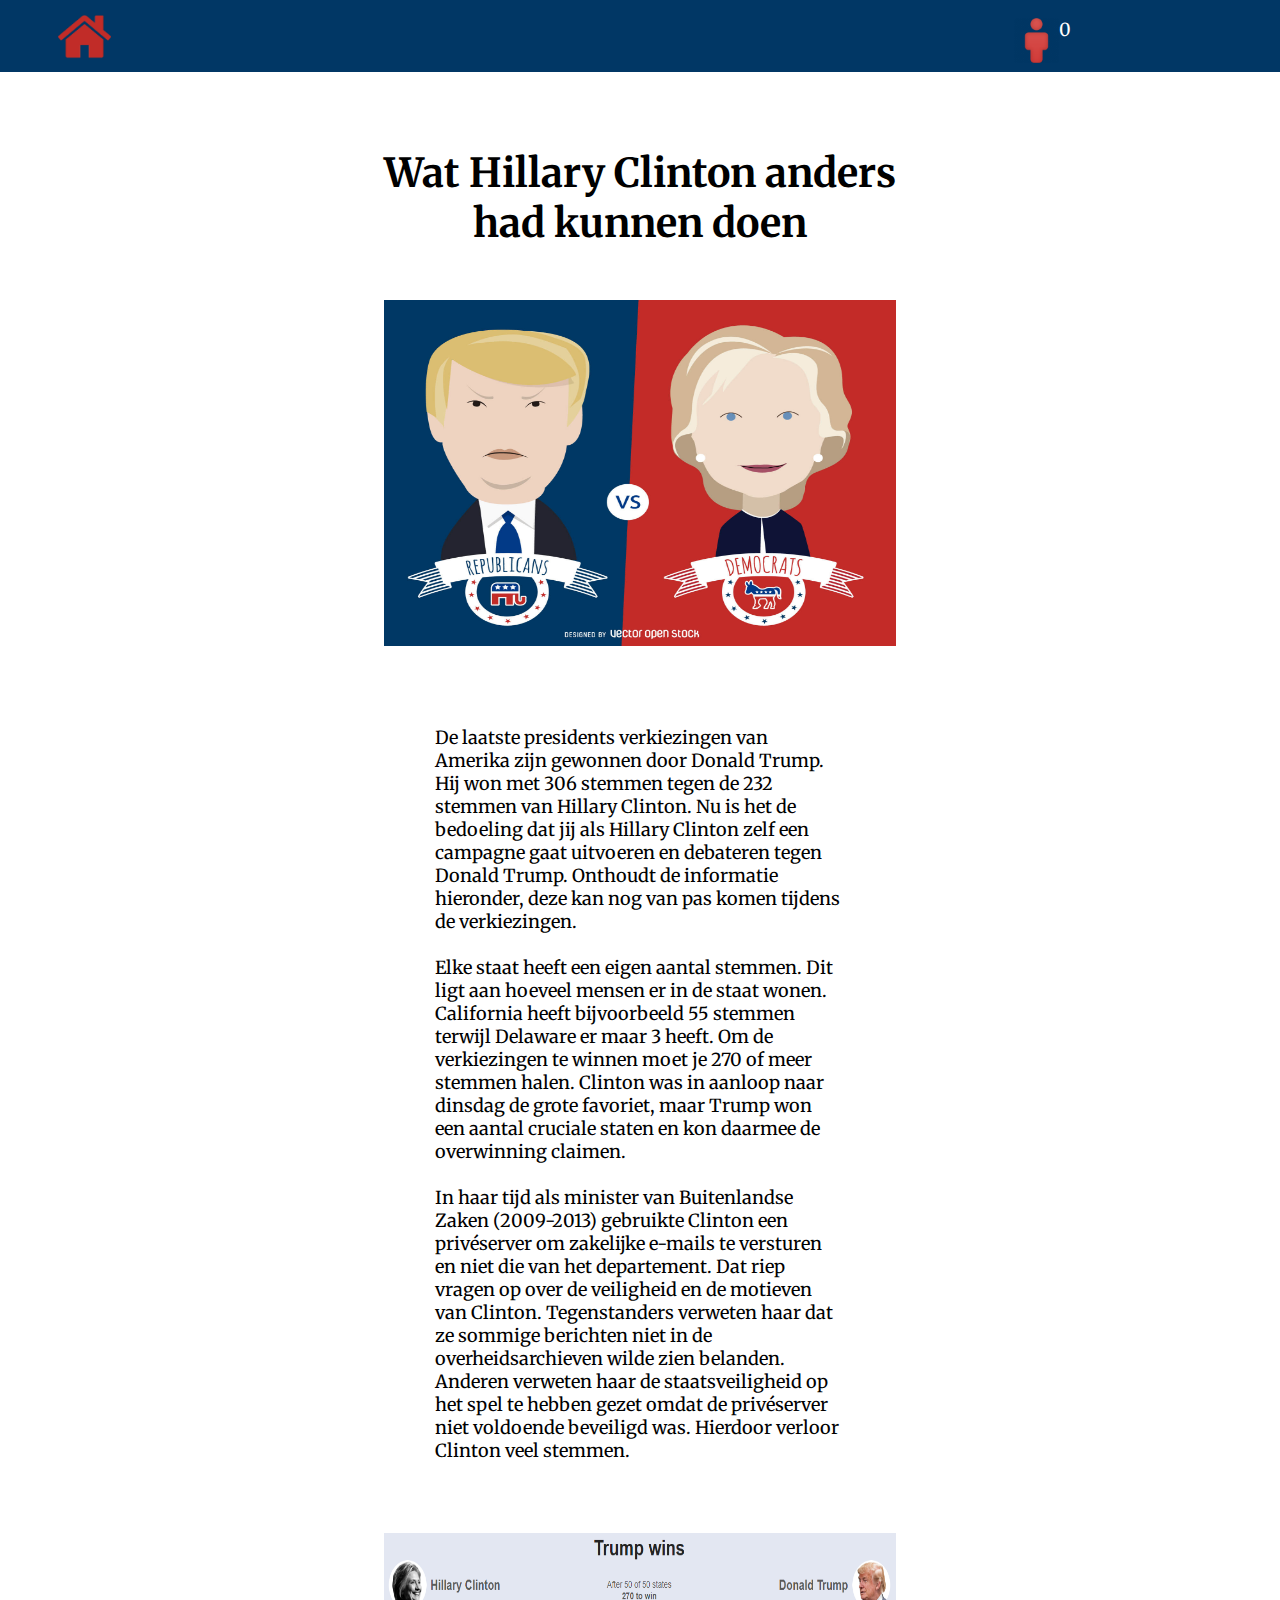
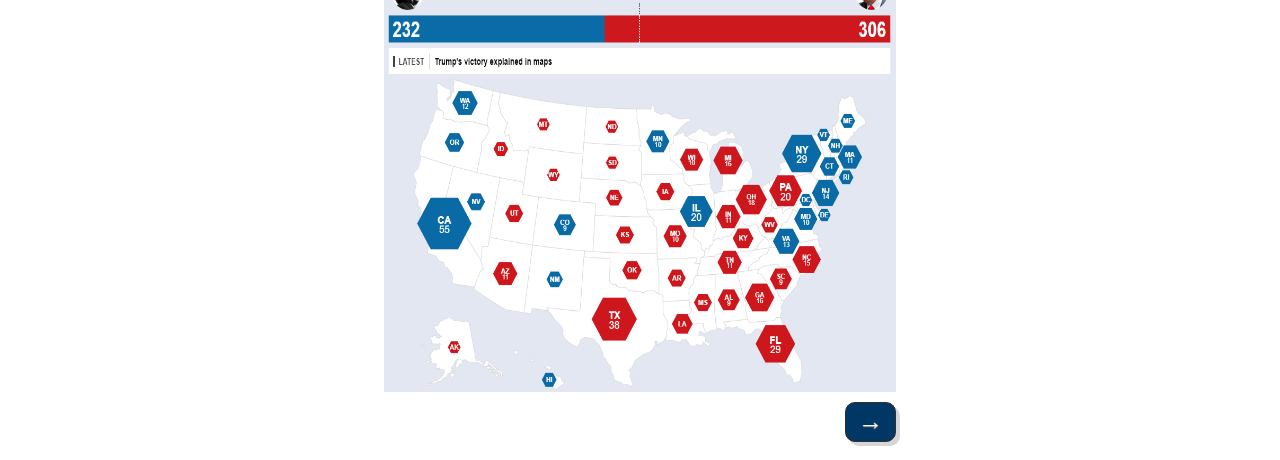
<file: index.html>
<!DOCTYPE html>
<html lang="en">
<head>
  <meta charset="UTF-8">
  <meta name="viewport" content="width=device-width, initial-scale=1.0">
  <meta http-equiv="X-UA-Compatible" content="ie=edge">
  <link rel="stylesheet" href="css/main.min.css">
  <script type="text/javascript" src="js/main.min.js"></script>
  <link href="https://fonts.googleapis.com/css?family=Merriweather&display=swap" rel="stylesheet">
  <title>Schoolproject</title>
</head>

<body>
  <nav class="navbar">
    <ul class="navbar__list">
      <li class="navbar__list__home">
        <img src="img/home.png" alt="" class = "navbar__list__home__img" id="home--js">
      </li>
      <li class="navbar__list__volger">
          <img src="img/redperson.png" alt="" class="navbar__list__volger__img">
          <p class="navbar__list__volger__volgers">0</p>
      </li>
    </ul>
  </nav>

  <div class="body">
    <div class="body__h1">
      <h1>Wat Hillary Clinton anders had kunnen doen</h1>
    </div>
    <div class="body__imageStartscherm">
      <img src="img/Clinton&Trump.jpg" alt="" class="body__imageStartscherm__img">
    </div>
    <div class="body__tekst">
      <p>De laatste presidents verkiezingen van Amerika zijn gewonnen door Donald Trump. Hij won met 306 stemmen tegen de 232 stemmen van Hillary Clinton.
        Nu is het de bedoeling dat jij als Hillary Clinton zelf een campagne gaat uitvoeren en debateren tegen Donald Trump. Onthoudt de informatie hieronder, deze kan nog van pas komen tijdens de verkiezingen.
        <br><br>Elke staat heeft een eigen aantal stemmen.
        Dit ligt aan hoeveel mensen er in de staat wonen. California heeft bijvoorbeeld 55 stemmen terwijl Delaware er maar 3 heeft.
        Om de verkiezingen te winnen moet je 270 of meer stemmen halen. Clinton was in aanloop naar dinsdag de grote favoriet, maar
        Trump won een aantal cruciale staten en kon daarmee de overwinning claimen.<br><br> In haar tijd als minister van Buitenlandse
        Zaken (2009-2013) gebruikte Clinton een privéserver om zakelijke e-mails te versturen en niet die van het departement.
        Dat riep vragen op over de veiligheid en de motieven van Clinton.
        Tegenstanders verweten haar dat ze sommige berichten niet in de overheidsarchieven wilde zien belanden.
        Anderen verweten haar de staatsveiligheid op het spel te hebben gezet omdat de privéserver niet voldoende beveiligd was.
        Hierdoor verloor Clinton veel stemmen.
</p>
    </div>
    <div class="body__imageResult2">
      <img src="img/result2.png" alt="" class="body__imageResult2__img2">
    </div>
    <div class="body__imageResult">
      <img src="img/result.png" alt="" class="body__imageResult__img">
    </div>
    <div class="body__nextButton">
      <button class="nextButton" id="nextButton--js">&#8594;</button>
    </div>
  </div>


</body>
</html>
</file>
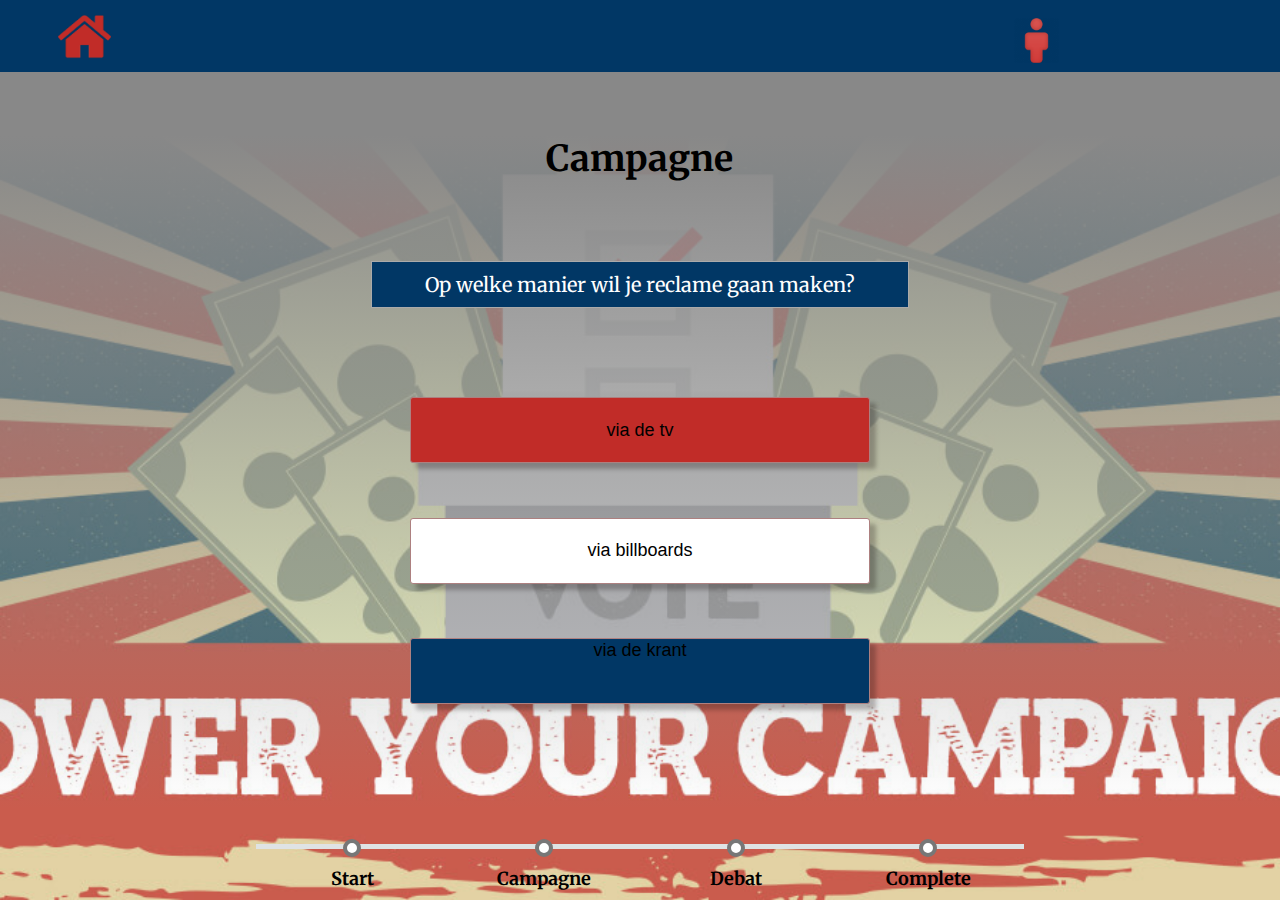
<file: campagne.html>
<!DOCTYPE html>
<html lang="en">
<head>
  <meta charset="UTF-8">
  <meta name="viewport" content="width=device-width, initial-scale=1.0">
  <meta http-equiv="X-UA-Compatible" content="ie=edge">
  <link rel="stylesheet" href="css/main.min.css">
  <script type="text/javascript" src="js/main.min.js"></script>
  <link href="https://fonts.googleapis.com/css?family=Merriweather&display=swap" rel="stylesheet">
  <title>Schoolproject</title>
</head>
<body>
  <div class="campagne__background">
  <nav class="navbar">
    <ul class="navbar__list">
      <li class="navbar__list__home">
        <img src="img/home.png" alt="" class = "navbar__list__home__img" id="home--js">
      </li>
      <li class="navbar__list__volger">
          <img src="img/redperson.png" alt="" class="navbar__list__volger__img">
          <p id="js--volgers" class="navbar__list__volger__volgers"></p>
      </li>
    </ul>
  </nav>
    <div class="campagne">
      <div class="campagne__votes">
        <div class="votesErbij">
          <p id="votes--js"></p>
        </div>
      </div>
      <div class="campagne__titel">
        <p>Campagne</p>
      </div>
      <div class="campagne__vragen">
        <div class="campagne__vragen__vraag">
          <p id="vraag--js"></p>
        </div>
      </div>
      <div class="campagne__antwoorden" id="antwoorden--js">
        <button class="campagne__antwoorden__antwoord1" id="optie1--js"></button>
        <button class="campagne__antwoorden__antwoord2" id="optie2--js"></button>
        <button class="campagne__antwoorden__antwoord3" id="optie3--js"></button>
      </div>
      <div class="campagne__nextButton">
        <div class="body__nextButton">
          <button class="nextButton" id="nextButton--js" style="display: none;">&#8594;</button>
        </div>
      </div>
    <div class="campagne__progress">
      <div class="progress">
        <div class="progress-track"></div>
        <div id="step1" class="progress-step">
          Start
        </div>
        <div id="step2" class="progress-step">
          Campagne
        </div>
        <div id="step3" class="progress-step">
          Debat
        </div>
        <div id="step4" class="progress-step">
          Complete
        </div>
      </div>
  </div>
  </div>
  </div>
</body>
</html>
</file>
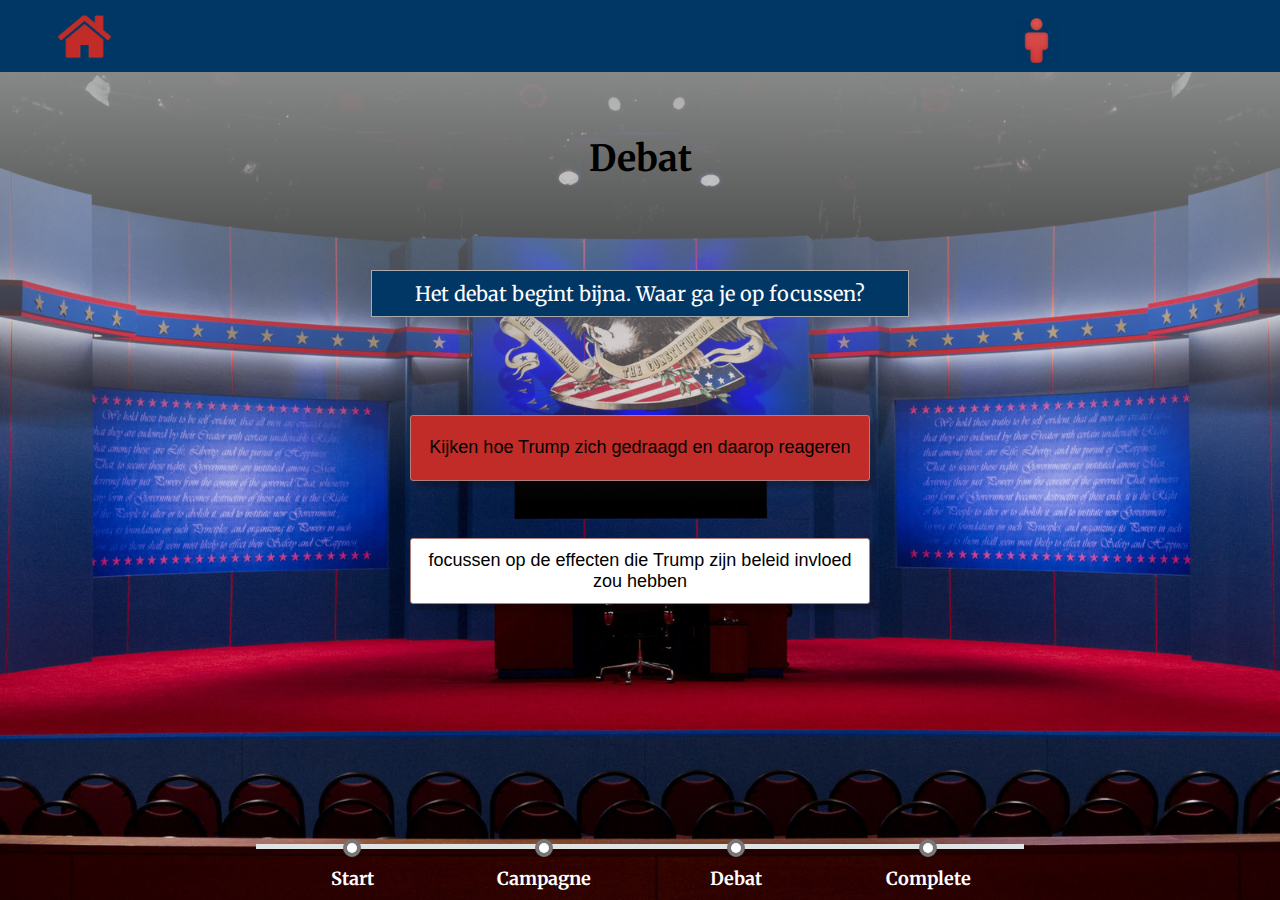
<file: debat.html>
<!DOCTYPE html>
<html lang="en">
<head>
  <meta charset="UTF-8">
  <meta name="viewport" content="width=device-width, initial-scale=1.0">
  <meta http-equiv="X-UA-Compatible" content="ie=edge">
  <link rel="stylesheet" href="css/main.min.css">
  <script type="text/javascript" src="js/main.min.js"></script>
  <link href="https://fonts.googleapis.com/css?family=Merriweather&display=swap" rel="stylesheet">
  <title>Schoolproject</title>
</head>
<body>
  <div class="debat__background">
  <nav class="navbar">
    <ul class="navbar__list">
      <li class="navbar__list__home">
        <img src="img/home.png" alt="" class = "navbar__list__home__img" id="home--js">
      </li>
      <li class="navbar__list__volger">
          <img src="img/redperson.png" alt="" class="navbar__list__volger__img">
          <p id="js--volgers" class="navbar__list__volger__volgers"></p>
      </li>
    </ul>
  </nav>
    <div class="debat">
      <div class="debat__votes">
        <div class="votesErbij">
          <p id="votes--js"></p>
        </div>
      </div>
      <div class="debat__titel">
        <p>Debat</p>
      </div>
      <div class="debat__vragen">
        <div class="debat__vragen__vraag">
          <p id="vraag--js"></p>
        </div>
      </div>
      <div class="campagne__antwoorden" id="antwoorden--js">
        <button class="campagne__antwoorden__antwoord1" id="optie1--js"></button>
        <button class="campagne__antwoorden__antwoord2" id="optie2--js"></button>
        <button class="campagne__antwoorden__antwoord3" id="optie3--js"></button>
      </div>
      <div class="debat__nextButton">
        <div class="body__nextButton">
          <button class="nextButton" id="nextButton--js" style="display: none;">&#8594;</button>
        </div>
      </div>
    <div class="debat__progress">
      <div class="progress">
        <div class="progress-track"></div>
        <div id="step1" class="progress-step">
          Start
        </div>
        <div id="step2" class="progress-step">
          Campagne
        </div>
        <div id="step3" class="progress-step">
          Debat
        </div>
        <div id="step4" class="progress-step">
          Complete
        </div>
      </div>
  </div>
  </div>
  </div>
</body>
</html>
</file>
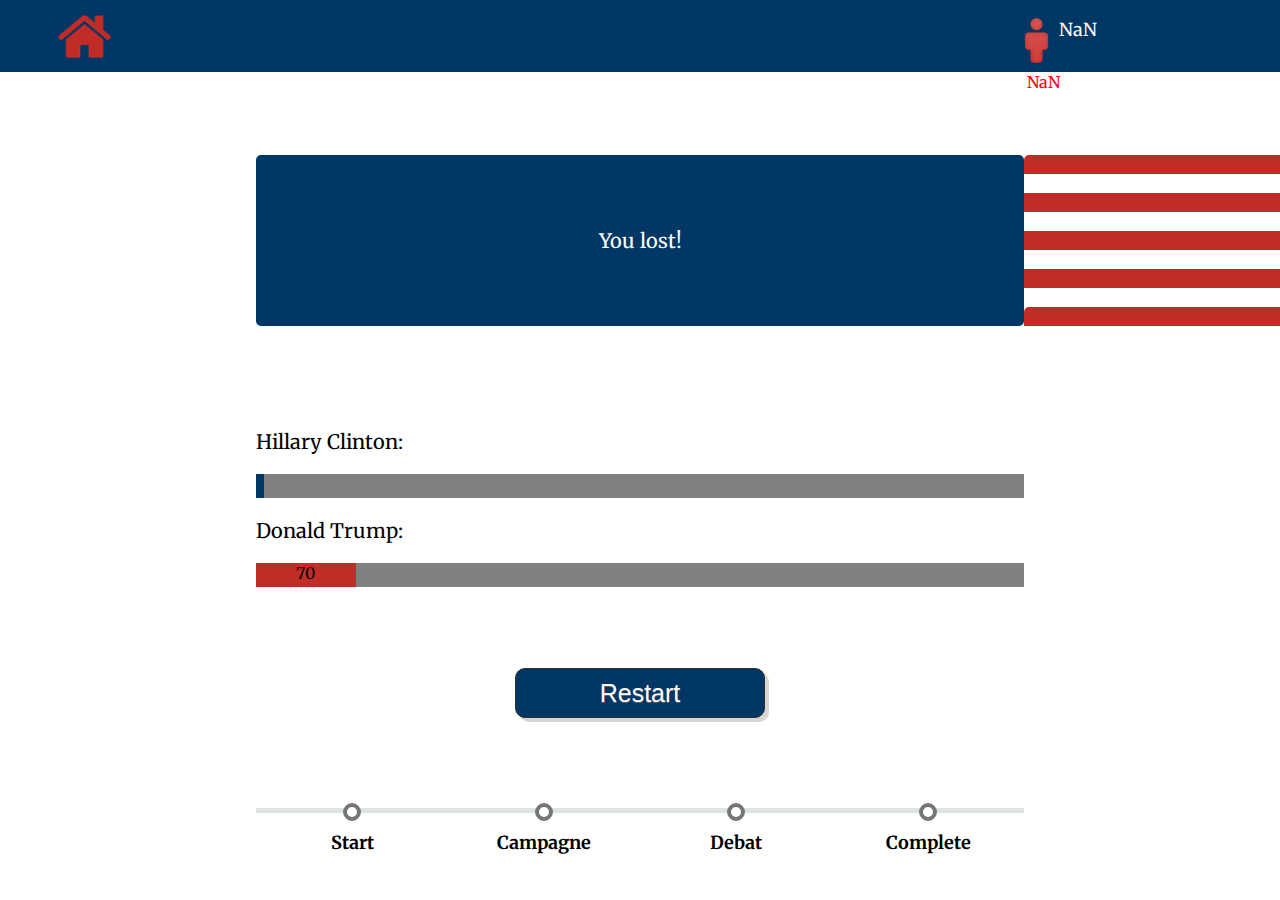
<file: result.html>
<!DOCTYPE html>
<html lang="en">
<head>
  <meta charset="UTF-8">
  <meta name="viewport" content="width=device-width, initial-scale=1.0">
  <meta http-equiv="X-UA-Compatible" content="ie=edge">
  <link rel="stylesheet" href="css/main.min.css">
  <script type="text/javascript" src="js/main.min.js"></script>
  <link href="https://fonts.googleapis.com/css?family=Merriweather&display=swap" rel="stylesheet">
  <title>Schoolproject</title>
</head>

<body>
  <nav class="navbar">
    <ul class="navbar__list">
      <li class="navbar__list__home">
        <img src="img/home.png" alt="" class = "navbar__list__home__img" id="home--js">
      </li>
      <li class="navbar__list__volger">
          <img src="img/redperson.png" alt="" class="navbar__list__volger__img">
          <p id="js--volgers" class="navbar__list__volger__volgers"></p>
      </li>
    </ul>
  </nav>

  <div class="result">
    <div class="result__votes">
      <div class="votesErbij">
        <p id="votes--js"></p>
      </div>
    </div>
    <div class="result__tekstveld">
        <p class="result__tekstveld__tekst" id="resultTekst--js"></p>
    </div>
    <div class="result__vlag">
       <div class="result__vlag__item1"></div>
       <div class="result__vlag__item2"></div>
       <div class="result__vlag__item3"></div>
       <div class="result__vlag__item4"></div>
       <div class="result__vlag__item5"></div>
       <div class="result__vlag__item6"></div>
       <div class="result__vlag__item7"></div>
       <div class="result__vlag__item8"></div>
       <div class="result__vlag__item9"></div>
    </div>
    <div class="result__votebars">
      <p class="result__votebars__hillary__tekst">Hillary Clinton:</p>
      <div class="result__votebars__hillary">
        <div class="result__votebars__hillary__bar" id="hillarybar--js"></div>
      </div>
      <p class="result__votebars__trump__tekst">Donald Trump:</p>
      <div class="result__votebars__trump">
        <div class="result__votebars__trump__bar" id="trumpbar--js"></div>
      </div>
    </div>
    <div class="result__nextButton">
      <button class="nextButton" id="nextButton--js" onclick="location.href='index.html'">Restart</button>
    </div>
  <div class="result__progress">
  <div class="progress">
    <div class="progress-track"></div>
      <div id="step1" class="progress-step">
        Start
      </div>
      <div id="step2" class="progress-step">
        Campagne
      </div>
      <div id="step3" class="progress-step">
        Debat
      </div>
      <div id="step4" class="progress-step">
        Complete
      </div>
  </div>
  </div>
  </div>
</body>
</html>
</file>
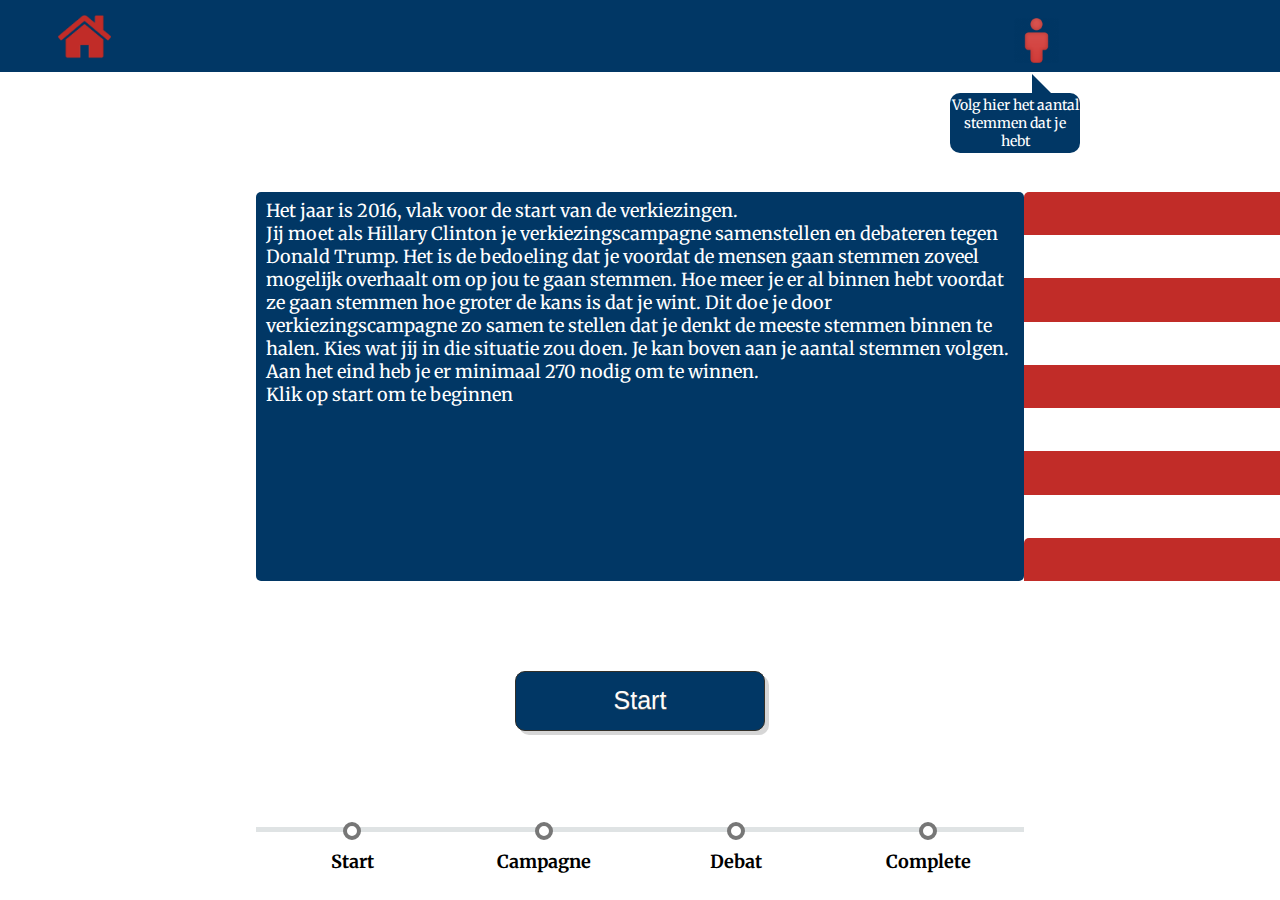
<file: uitleg.html>
<!DOCTYPE html>
<html lang="en">
<head>
  <meta charset="UTF-8">
  <meta name="viewport" content="width=device-width, initial-scale=1.0">
  <meta http-equiv="X-UA-Compatible" content="ie=edge">
  <link rel="stylesheet" href="css/main.min.css">
  <script type="text/javascript" src="js/main.min.js"></script>
  <link href="https://fonts.googleapis.com/css?family=Merriweather&display=swap" rel="stylesheet">
  <title>Schoolproject</title>
</head>

<body>
  <nav class="navbar">
    <ul class="navbar__list">
      <li class="navbar__list__home">
        <img src="img/home.png" alt="" class = "navbar__list__home__img" id="home--js">
      </li>
      <li class="navbar__list__volger">
          <img src="img/redperson.png" alt="" class="navbar__list__volger__img">
          <p id="js--volgers" class="navbar__list__volger__volgers"></p>
      </li>
    </ul>
  </nav>

  <div class="uitleg">
    <div class="uitleg__popupcontainer">
      <div class="uitleg__popup">
        <p>Volg hier het aantal stemmen dat je hebt</p>
      </div>
    </div>
    <div class="uitleg__tekstveld">
        <p class="uitleg__tekstveld__tekst">Het jaar is 2016, vlak voor de start van de verkiezingen. <br>
          Jij moet als Hillary Clinton je verkiezingscampagne samenstellen en debateren tegen Donald Trump.
          Het is de bedoeling dat je voordat de mensen gaan stemmen zoveel mogelijk overhaalt om op jou te gaan stemmen.
          Hoe meer je er al binnen hebt voordat ze gaan stemmen hoe groter de kans is dat je wint.
          Dit doe je door verkiezingscampagne zo samen te stellen dat je denkt de meeste stemmen binnen te halen. Kies wat jij in die situatie zou doen.
          Je kan boven aan je aantal stemmen volgen. Aan het eind heb je er minimaal 270 nodig om te winnen.
          <br>
          Klik op start om te beginnen</p>
    </div>
    <div class="uitleg__vlag">
       <div class="uitleg__vlag__item1"></div>
       <div class="uitleg__vlag__item2"></div>
       <div class="uitleg__vlag__item3"></div>
       <div class="uitleg__vlag__item4"></div>
       <div class="uitleg__vlag__item5"></div>
       <div class="uitleg__vlag__item6"></div>
       <div class="uitleg__vlag__item7"></div>
       <div class="uitleg__vlag__item8"></div>
       <div class="uitleg__vlag__item9"></div>
    </div>
    <div class="uitleg__vlag2">
      <div class="uitleg__vlag__item1"></div>
      <div class="uitleg__vlag__item2"></div>
      <div class="uitleg__vlag__item3"></div>
      <div class="uitleg__vlag__item4"></div>
    </div>
    <div class="uitleg__nextButton">
      <button class="nextButton" id="nextButton--js" onclick="location.href='campagne1.html'">Start</button>
    </div>
  <div class="uitleg__progress">
  <div class="progress">
    <div class="progress-track"></div>
      <div id="step1" class="progress-step">
        Start
      </div>
      <div id="step2" class="progress-step">
        Campagne
      </div>
      <div id="step3" class="progress-step">
        Debat
      </div>
      <div id="step4" class="progress-step">
        Complete
      </div>
  </div>
  </div>
  </div>
</body>
</html>
</file>
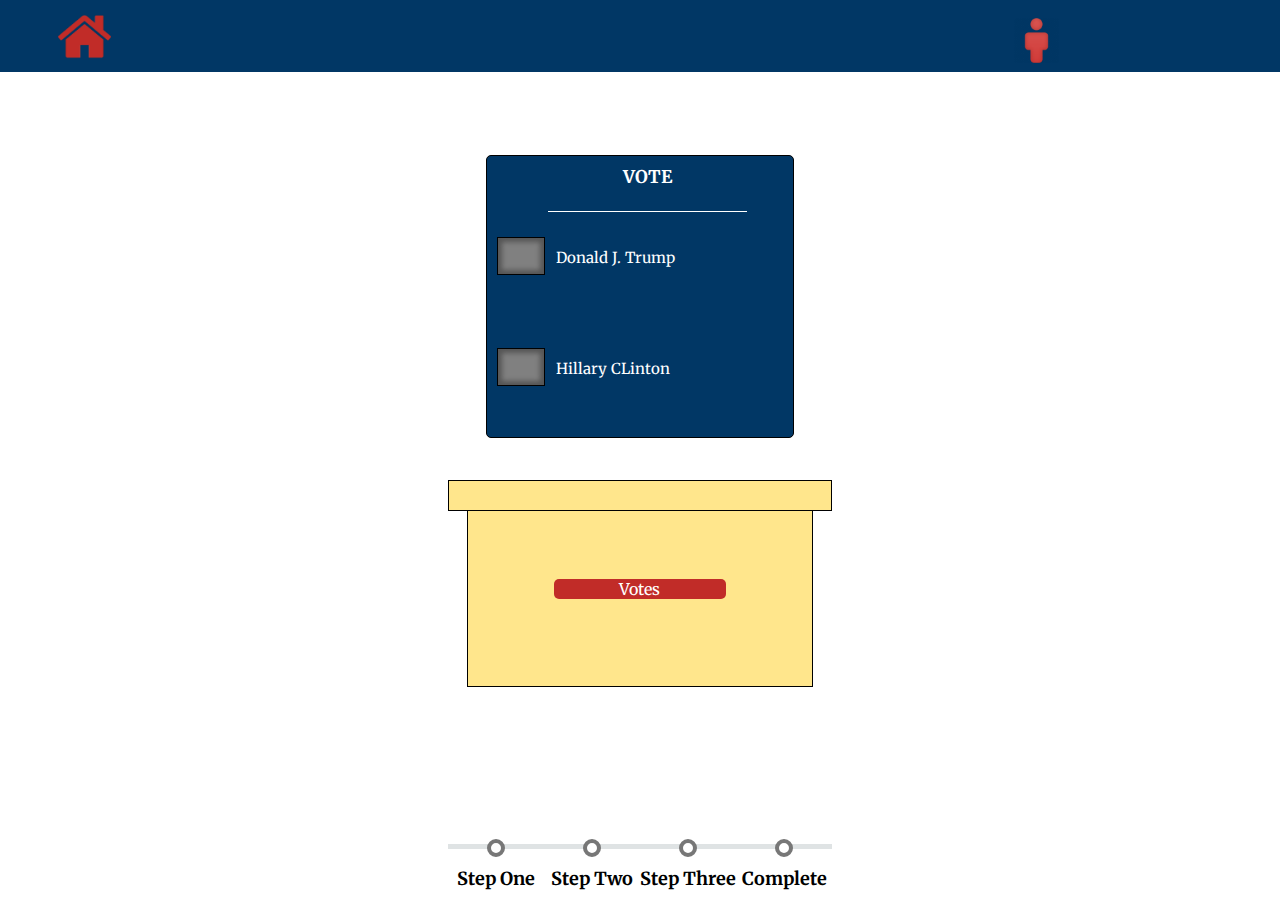
<file: vote.html>
<!DOCTYPE html>
<html lang="en">
<head>
  <meta charset="UTF-8">
  <meta name="viewport" content="width=device-width, initial-scale=1.0">
  <meta http-equiv="X-UA-Compatible" content="ie=edge">
  <link rel="stylesheet" href="css/main.min.css">
  <script type="text/javascript" src="js/main.min.js"></script>
  <link href="https://fonts.googleapis.com/css?family=Merriweather&display=swap" rel="stylesheet">
  <title>Schoolproject</title>
</head>

<body>
  <nav class="navbar">
    <ul class="navbar__list">
      <li class="navbar__list__home">
        <img src="img/home.png" alt="" class = "navbar__list__home__img" id="home--js">
      </li>
      <li class="navbar__list__volger">
          <img src="img/redperson.png" alt="" class="navbar__list__volger__img">
          <p id="js--volgers" class="navbar__list__volger__volgers"></p>
      </li>
    </ul>
  </nav>
  <div class="votescherm">
    <div class="votescherm__vote" id="vote--js">
      <div class="votescherm__vote__titel">
        <h3>VOTE</h3>
      </div>
        <div class="votescherm__vote__clinton">
          <p>Hillary CLinton</p>
        </div>
        <div class="votescherm__vote__trump">
          <p>Donald J. Trump</p>
        </div>
        <button class="votescherm__vote__clintonButton" id="clintonVoteButton--js"></button>
        <button class="votescherm__vote__trumpButton" id="trumpVoteButton--js"></button>
    </div>
    <div class="votescherm__votebox">
      <div class="votescherm__votebox__bovenkant"></div>
      <div class="votescherm__votebox__onderkant">
        <div class="votescherm__votebox__onderkant__tekst">
          <p>Votes</p>
        </div>
      </div>
    </div>
    <div class="votescherm__progress">
      <div class="progress">
        <div class="progress-track"></div>
        <div id="step1" class="progress-step">
          Step One
        </div>
        <div id="step2" class="progress-step">
          Step Two
        </div>
        <div id="step3" class="progress-step">
          Step Three
        </div>
        <div id="step4" class="progress-step">
          Complete
        </div>
      </div>
  </div>
  <div class="votescherm__nextButton">
    <div class="body__nextButton">
      <button class="nextButton" id="nextButton--js" style="display: none;">&#8594;</button>
    </div>
  </div>
  </div>
</body>
</html>
</file>
<file: css/main.min.css>
.navbar{height:8vh;background-color:#013765;display:grid}.navbar__list{margin:0;display:grid;grid-template-columns:2% 20% auto 20% 2%;list-style:none;padding-inline-start:1%}.navbar__list__home{height:8vh;grid-column-start:2;grid-column-end:2;max-height:100%}.navbar__list__home__img{height:5vh;margin-top:1.5vh;margin-bottom:1.5vh;margin-left:20px}.navbar__list__home__img:hover{cursor:pointer}.navbar__list__volger{height:8vh;grid-column-start:4;grid-column-end:4;max-height:100%;text-align:center;vertical-align:middle}.navbar__list__volger__volgers{float:left;line-height:2.6vh;font-size:18px}.navbar__list__volger__img{max-width:60%;height:5vh;float:left;margin-top:2vh;margin-bottom:2vh}@media only screen and (max-width: 420px){.navbar__list{grid-template-columns:.1% 25% auto 25% .1%}}@media only screen and (min-width: 710px){.navbar__list__volger__img{margin-left:5%}}@media only screen and (min-height: 1000px){.navbar__list__volger__volgers{margin-top:25px;font-size:24px}}html{box-sizing:border-box;margin:0;padding:0}body{box-sizing:inherit;font-family:"Merriweather",serif;margin:0;padding:0}p{color:#fff}*{box-sizing:border-box}.body{display:grid;grid-template:5% auto auto auto auto auto 9%/10% auto 10%;height:90vh;width:100%}.body__nextButton{grid-column-start:2;grid-row-start:7}.body__nextButton .nextButton{grid-column-start:2;grid-row-start:7;float:right;margin-bottom:15px;margin-top:15px}.body__imageResult2{height:100%;grid-column-start:2;grid-row-start:5;width:100%}.body__imageResult2__img2{margin-top:10%;height:80%;width:100%;margin-bottom:2vh}.body__imageResult{height:100%;grid-column-start:2;grid-row-start:6;width:100%}.body__imageResult__img{height:100%;width:100%;margin-top:5px;margin-bottom:2vh}.body__h1{grid-column-start:2;grid-row-start:2;margin-top:1vh;text-align:center}.body__imageStartscherm{height:100%;grid-column-start:2;grid-row-start:3}.body__imageStartscherm__img{height:80%;width:100%;margin-top:25px}.body__tekst{grid-column-start:2;grid-row-start:4;width:100%}.body__tekst p{margin-bottom:20px;max-width:1000px;color:#000}h1{font-size:40px}@media only screen and (max-width: 717px){h1{font-size:25px}}@media only screen and (min-width: 800px){.body{grid-template:5% auto auto auto auto auto 9%/30% auto 30%}}@media only screen and (min-width: 400px){.body__tekst{width:80%;margin-left:10%;font-size:18px}.nextButton{height:55%;width:12.5%}}.uitleg__popup{width:130px;height:60px;background:#013765;position:absolute;-moz-border-radius:10px;-webkit-border-radius:10px;border-radius:10px;right:0;text-align:center;margin-right:15%}.uitleg__popup p{font-size:12px;color:#fff}.uitleg__popup p:last-of-type{margin-bottom:0}.uitleg__popup::before{content:"";position:absolute;top:0;left:70%;width:0;height:0;border:19px solid transparent;border-bottom-color:#013765;border-top:0;border-left:0;margin-left:-9.5px;margin-top:-19px}@media only screen and (min-width: 1100px){.uitleg__popup{margin-right:70%}}.uitleg{display:grid;grid-template:120px auto auto auto/10% auto 10%;height:92vh}.uitleg__progress{grid-column-start:2;grid-row-start:4;display:flex;flex-direction:column}.uitleg__progress .progress{margin-top:auto;margin-bottom:10px}.uitleg__vlag{display:grid;grid-template:auto auto auto auto auto auto auto auto auto/100%;grid-column-start:3;grid-row-start:2}.uitleg__vlag__item1{background-color:#c12c28;border-radius:5px 0px 0px 0px}.uitleg__vlag__item3{background-color:#c12c28}.uitleg__vlag__item5{background-color:#c12c28}.uitleg__vlag__item7{background-color:#c12c28}.uitleg__vlag__item9{background-color:#c12c28;border-radius:5px 0px 0px 0px}.uitleg__popupcontainer{width:90%;height:100%;grid-column-start:3;grid-row-start:1;margin-top:21px;position:relative}.uitleg__tekstveld{grid-column-start:2;grid-row-start:2;background-color:#013765;border-radius:5px;padding:2px 8px 10px 5px}.uitleg__tekstveld__tekst{margin:5px;float:right}.uitleg__nextButton{grid-column-start:2;grid-row-start:3;display:flex;align-items:center;justify-content:center;margin-top:20%;margin-bottom:20%}.uitleg__nextButton .nextButton{width:250px;height:60px}@media only screen and (min-width: 700px){.uitleg{grid-template:120px 47% auto 15% 2%/25% auto 25%;font-size:20px}.uitleg__nextButton{margin-top:25%;margin-bottom:10%}.uitleg__popupcontainer{width:100%}.uitleg__popup{margin-right:5%;font-size:30px}.uitleg__popup p{font-size:14px;margin-top:3px}}@media only screen and (min-width: 700px){.uitleg{grid-template:120px 47% auto 15% 2%/20% auto 20%;font-size:18px}.uitleg__nextButton{margin-top:10%;margin-bottom:2%}.uitleg__popupcontainer{width:100%}.uitleg__popup{margin-right:30%}.uitleg__popup p{font-size:14px;margin-top:3px}}@media only screen and (min-width: 1000px){.uitleg__popup{margin-right:78%}}.nextButton{box-shadow:4px 4px 0px 0px #cccccccc;background:linear-gradient(to bottom, #013765 5%, #013765 100%);background-color:#013765;border-radius:10px;border:1px solid #333029;display:inline-block;cursor:pointer;color:#fcfcfc;font-family:Arial;font-size:25px;padding:1px 10px;text-decoration:none;text-shadow:0px 1px 0px #616161}.nextButton:hover{background:linear-gradient(to bottom, #013765 5%, #3e8d96 90%)}.nextButton:active{position:relative;top:1px}@media only screen and (min-width: 1000px){.nextButton{width:10%}}.progress{position:relative;display:flex;font-weight:bold}.progress .progress-track{position:absolute;top:5px;width:100%;height:5px;background-color:#dfe3e4;z-index:-1}.progress .progress-step{position:relative;width:100%;font-size:12px;text-align:center}.progress .progress-step:last-child:after{display:none}.progress .progress-step:before{content:"";display:flex;margin:0 auto;margin-bottom:10px;width:10px;height:10px;background:#fff;border:4px solid #777;border-radius:100%;color:#fff}.progress .progress-step:after{content:"";position:absolute;top:5px;left:50%;width:0%;transition:width 1s ease-in;height:5px;background:#dfe3e4;z-index:-1}.progress .progress-step.is-active{color:#013765}.progress .progress-step.is-active:before{border:4px solid #777;-webkit-animation:pusle 2s infinite;animation:pulse 2s infinite}.progress .progress-step.is-complete{color:#c12c28}.progress .progress-step.is-complete:before{font-family:FontAwesome;font-size:10px;color:#fff;background:#c12c28;border:4px solid transparent}.progress .progress-step.is-complete:after{background:#013765;animation:nextStep 1s;animation-fill-mode:forwards}@keyframes pulse{0%{box-shadow:0 0 0 0 rgba(33,131,221,.4)}70%{box-shadow:0 0 0 10px rgba(33,131,221,0)}100%{box-shadow:0 0 0 0 rgba(33,131,221,0)}}@keyframes nextStep{0%{width:0%}100%{width:100%}}@media only screen and (min-width: 700px){.progress .progress-step{font-size:18px}}.campagne__antwoorden{grid-row-start:4;grid-column-start:2;display:grid;grid-template:auto auto auto/100%;width:92%;margin-left:4%}.campagne__antwoorden__antwoord1{border:1px solid #ad8080;box-shadow:6px 6px 4px rgba(10,0,0,.25);border-radius:3px;background-color:#c12c28;grid-row-start:1;grid-column-start:1;margin:15px 0px;font-size:18px;height:66px;transition:all .4s ease 0s}.campagne__antwoorden__antwoord1:hover{letter-spacing:1px;-webkit-box-shadow:0px 5px 40px -10px rgba(100,100,100,.57);-moz-box-shadow:0px 5px 40px -10px rgba(100,100,100,.57);box-shadow:5px 7px 0px rgba(100,100,100,.57);transition:all .4s ease 0s}.campagne__antwoorden__antwoord2{border:1px solid #ad8080;box-shadow:6px 6px 4px rgba(10,0,0,.25);border-radius:3px;background-color:#fff;grid-row-start:2;grid-column-start:1;margin:15px 0px;font-size:18px;height:66px;transition:all .4s ease 0s}.campagne__antwoorden__antwoord2:hover{letter-spacing:1px;-webkit-box-shadow:0px 5px 40px -10px rgba(100,100,100,.57);-moz-box-shadow:0px 5px 40px -10px rgba(100,100,100,.57);box-shadow:5px 7px 0px rgba(100,100,100,.57);transition:all .4s ease 0s}.campagne__antwoorden__antwoord3{border:1px solid #ad8080;box-shadow:6px 6px 4px rgba(10,0,0,.25);border-radius:3px;background-color:#013765;grid-row-start:3;grid-column-start:1;margin:15px 0px;font-size:18px;height:66px;transition:all .4s ease 0s}.campagne__antwoorden__antwoord3:hover{letter-spacing:1px;-webkit-box-shadow:0px 5px 40px -10px rgba(100,100,100,.57);-moz-box-shadow:0px 5px 40px -10px rgba(100,100,100,.57);box-shadow:5px 7px 0px rgba(100,100,100,.57);transition:all .4s ease 0s}@media only screen and (min-width: 1000px){.campagne__antwoorden{width:60%;margin-left:20%}}.campagne{display:grid;height:92vh;grid-template:auto .1% auto auto auto auto/10% auto 10%;overflow:hidden}.campagne__votes{grid-row-start:1;grid-column-start:2}.campagne__nextButton{grid-row-start:5;grid-column-start:2}.campagne__background{background:linear-gradient(180deg, #888 15%, rgba(5, 0, 0, 0) 90%),url("../img/campaign.jpg");background-position:center;background-repeat:no-repeat;background-size:cover}.campagne__titel{grid-row-start:1;grid-column-start:2;text-align:center}.campagne__titel p{color:#000;font-weight:bold;font-size:36px;padding:5px 5px 5px 5px;margin-bottom:1px;margin-top:6.5vh}.campagne__vragen{grid-row-start:3;grid-column-start:2;text-align:center}.campagne__vragen__vraag p{background-color:#013765;border:1px solid #aaa;font-size:20px;padding:10px 10px;margin-bottom:1px;margin-top:0px}.campagne__progress{grid-row-start:6;grid-column-start:2;z-index:2;display:flex;flex-direction:column}.campagne__progress .progress{margin-top:auto;margin-bottom:10px}@media only screen and (min-width: 700px){.campagne{grid-template:auto .1% auto auto auto 10%/20% auto 20%}.campagne__titel{width:60%;margin-left:20%}.campagne__votes{grid-column-start:3}.campagne__nextButton .body__nextButton{width:100%;height:35%}.votesErbij{margin-right:35%}}@media only screen and (min-width: 1000px){.campagne__vragen{width:70%;margin-left:15%}.votesErbij{margin-right:85%}}.campagne__antwoorden{grid-row-start:4;grid-column-start:2;display:grid;grid-template:auto auto auto/100%;width:92%;margin-left:4%}.campagne__antwoorden__antwoord1{border:1px solid #ad8080;box-shadow:6px 6px 4px rgba(10,0,0,.25);border-radius:3px;background-color:#c12c28;grid-row-start:1;grid-column-start:1;margin:15px 0px;font-size:18px;height:66px;transition:all .4s ease 0s}.campagne__antwoorden__antwoord1:hover{letter-spacing:1px;-webkit-box-shadow:0px 5px 40px -10px rgba(100,100,100,.57);-moz-box-shadow:0px 5px 40px -10px rgba(100,100,100,.57);box-shadow:5px 7px 0px rgba(100,100,100,.57);transition:all .4s ease 0s}.campagne__antwoorden__antwoord2{border:1px solid #ad8080;box-shadow:6px 6px 4px rgba(10,0,0,.25);border-radius:3px;background-color:#fff;grid-row-start:2;grid-column-start:1;margin:15px 0px;font-size:18px;height:66px;transition:all .4s ease 0s}.campagne__antwoorden__antwoord2:hover{letter-spacing:1px;-webkit-box-shadow:0px 5px 40px -10px rgba(100,100,100,.57);-moz-box-shadow:0px 5px 40px -10px rgba(100,100,100,.57);box-shadow:5px 7px 0px rgba(100,100,100,.57);transition:all .4s ease 0s}.campagne__antwoorden__antwoord3{border:1px solid #ad8080;box-shadow:6px 6px 4px rgba(10,0,0,.25);border-radius:3px;background-color:#013765;grid-row-start:3;grid-column-start:1;margin:15px 0px;font-size:18px;height:66px;transition:all .4s ease 0s}.campagne__antwoorden__antwoord3:hover{letter-spacing:1px;-webkit-box-shadow:0px 5px 40px -10px rgba(100,100,100,.57);-moz-box-shadow:0px 5px 40px -10px rgba(100,100,100,.57);box-shadow:5px 7px 0px rgba(100,100,100,.57);transition:all .4s ease 0s}@media only screen and (min-width: 1000px){.campagne__antwoorden{width:60%;margin-left:20%}}.debat{display:grid;height:92vh;grid-template:auto .1% auto auto auto auto/10% auto 10%;overflow:hidden}.debat__votes{grid-row-start:1;grid-column-start:2}.debat__background{background:linear-gradient(180deg, #9D9F9E 0%, rgba(5, 0, 255, 0) 55.73%),url("../img/beterdebate.jpg");background-position:center;background-repeat:no-repeat;background-size:cover}.debat__titel{grid-row-start:1;grid-column-start:2;text-align:center}.debat__titel p{color:#000;font-weight:bold;font-size:36px;padding:5px 5px 5px 5px;margin-bottom:1px;margin-top:6.5vh}.debat__vragen{grid-row-start:3;grid-column-start:2;text-align:center}.debat__vragen__vraag p{background-color:#013765;border:1px solid #aaa;font-size:20px;padding:10px 10px;margin-bottom:1px;margin-top:0px}.debat__nextButton{grid-row-start:5;grid-column-start:2}.debat__progress{grid-row-start:6;grid-column-start:2;z-index:2;color:#fff;display:flex;flex-direction:column}.debat__progress .progress{margin-top:auto;margin-bottom:10px}@media only screen and (min-width: 700px){.debat{grid-template:auto .1% auto auto auto auto/20% auto 20%}.debat__votes{grid-column-start:3}}@media only screen and (min-width: 1000px){.debat__vragen{width:70%;margin-left:15%}}h3{margin:0}.votescherm{display:grid;grid-template:10% auto 5% 25% 15% auto/15% auto 15%;height:92vh}.votescherm__nextButton{grid-row-start:5;grid-column-start:3;margin-right:25px}.votescherm__progress{grid-row-start:6;grid-column-start:2;z-index:2;font-weight:200;display:flex;flex-direction:column}.votescherm__progress .progress{margin-top:auto;margin-bottom:10px}.votescherm__vote{display:grid;transition:.5s;grid-template:20% 1% auto auto/20% auto 15%;background-color:#013765;grid-column-start:2;grid-row-start:2;border-radius:5px;padding:0;border:1px solid #000;width:80%;margin-left:10%;font-size:15px}.votescherm__vote__titel{grid-column-start:2;grid-row-start:1;text-align:center;border-bottom:1px solid #fff;margin-top:5%;padding-bottom:2%;color:#fff}.votescherm__vote__trump{grid-column-start:2;grid-row-start:3;margin-left:4%}.votescherm__vote__clinton{grid-column-start:2;grid-row-start:4;margin-left:4%}.votescherm__vote__clintonButton{grid-column-start:1;grid-row-start:4;background-color:gray;width:80%;height:34%;margin-left:15%;margin-top:36%;border:1px solid #000;box-shadow:inset 0 0 5px 4px #555;transition:.5s}.votescherm__vote__clintonButton:hover{opacity:.6}.votescherm__vote__trumpButton{grid-column-start:1;grid-row-start:3;background-color:gray;width:80%;height:34%;margin-left:15%;margin-top:36%;border:1px solid #000;box-shadow:inset 0 0 5px 4px #555;transition:.5s}.votescherm__vote__trumpButton:hover{opacity:.6}.votescherm__votebox{display:grid;grid-template:15% auto/auto;z-index:1;grid-column-start:2;grid-row-start:4}.votescherm__votebox__bovenkant{grid-column-start:1;grid-row-start:1;background-color:#ffe68c;border:1px solid #000}.votescherm__votebox__onderkant{grid-column-start:1;grid-row-start:2;width:90%;background-color:#ffe68c;margin-left:5%;border-bottom:1px solid #000;border-left:1px solid #000;border-right:1px solid #000}.votescherm__votebox__onderkant__tekst{background-color:#c12c28;text-align:center;margin-left:25%;margin-right:25%;border-radius:5px;margin-top:20%}@media only screen and (min-width: 750px){.votescherm{grid-template:10% auto 5% 25% 5% auto/20% auto 20%}.votescherm__nextButton .body__nextButton .nextButton{width:100%;height:100%}.votescherm__nextButton .body__nextButton{width:60%;height:85%}.votescherm__vote__trump{margin-top:9%}.votescherm__vote__clinton{margin-top:9%}}@media only screen and (min-width: 1000px){.votescherm{grid-template:10% auto 5% 25% 5% auto/35% auto 35%}.votescherm__nextButton .body__nextButton{width:20%;height:85%;margin-right:40%}}.result{display:grid;grid-template:10% auto 10% auto 10% 15%/10% auto 10%;height:92vh}.result__votes{grid-column-start:3;margin-right:16px}.result__nextButton{grid-column-start:2;grid-row-start:5;display:flex;align-items:center;justify-content:center;margin-bottom:15%}.result__nextButton .nextButton{width:200px;height:30px}.result__progress{grid-column-start:2;grid-row-start:6;margin-top:3vh}.result__vlag{display:grid;grid-template:auto auto auto auto auto auto auto auto auto/100%;grid-column-start:3;grid-row-start:2}.result__vlag__item1{background-color:#c12c28;border-radius:5px 0px 0px 0px}.result__vlag__item3{background-color:#c12c28}.result__vlag__item5{background-color:#c12c28}.result__vlag__item7{background-color:#c12c28}.result__vlag__item9{background-color:#c12c28;border-radius:5px 0px 0px 0px}.result__tekstveld{grid-column-start:2;grid-row-start:2;background-color:#013765;border-radius:5px;display:flex;justify-content:center;flex-direction:column;text-align:center;font-size:20px}.result__votebars{grid-column-start:2;grid-row-start:4;padding-bottom:0}.result__votebars__hillary{width:100%;background-color:gray}.result__votebars__hillary__tekst{color:#000;grid-row-start:1}.result__votebars__hillary__bar{width:1%;height:24px;background-color:#013765;text-align:center}.result__votebars__trump{width:100%;background-color:gray}.result__votebars__trump__tekst{color:#000}.result__votebars__trump__bar{width:1%;height:24px;background-color:#c12c28;text-align:center}@media only screen and (min-width: 750px){.result{grid-template:10% auto 10% auto 10% 15%/20% auto 20%}}@media only screen and (min-width: 750px){.result__votebars__hillary__tekst{font-size:20px}.result__votebars__trump__tekst{font-size:20px}.result__nextButton .nextButton{width:250px;height:50px}}.votesErbij{animation-name:animation;animation-duration:2s;float:right;color:#29f944}.animate{animation:animation 2s;animation-fill-mode:forwards;margin-top:0;position:relative}@keyframes animation{from{top:-10px}to{top:8px}}/*# sourceMappingURL=main.min.css.map */
</file>
